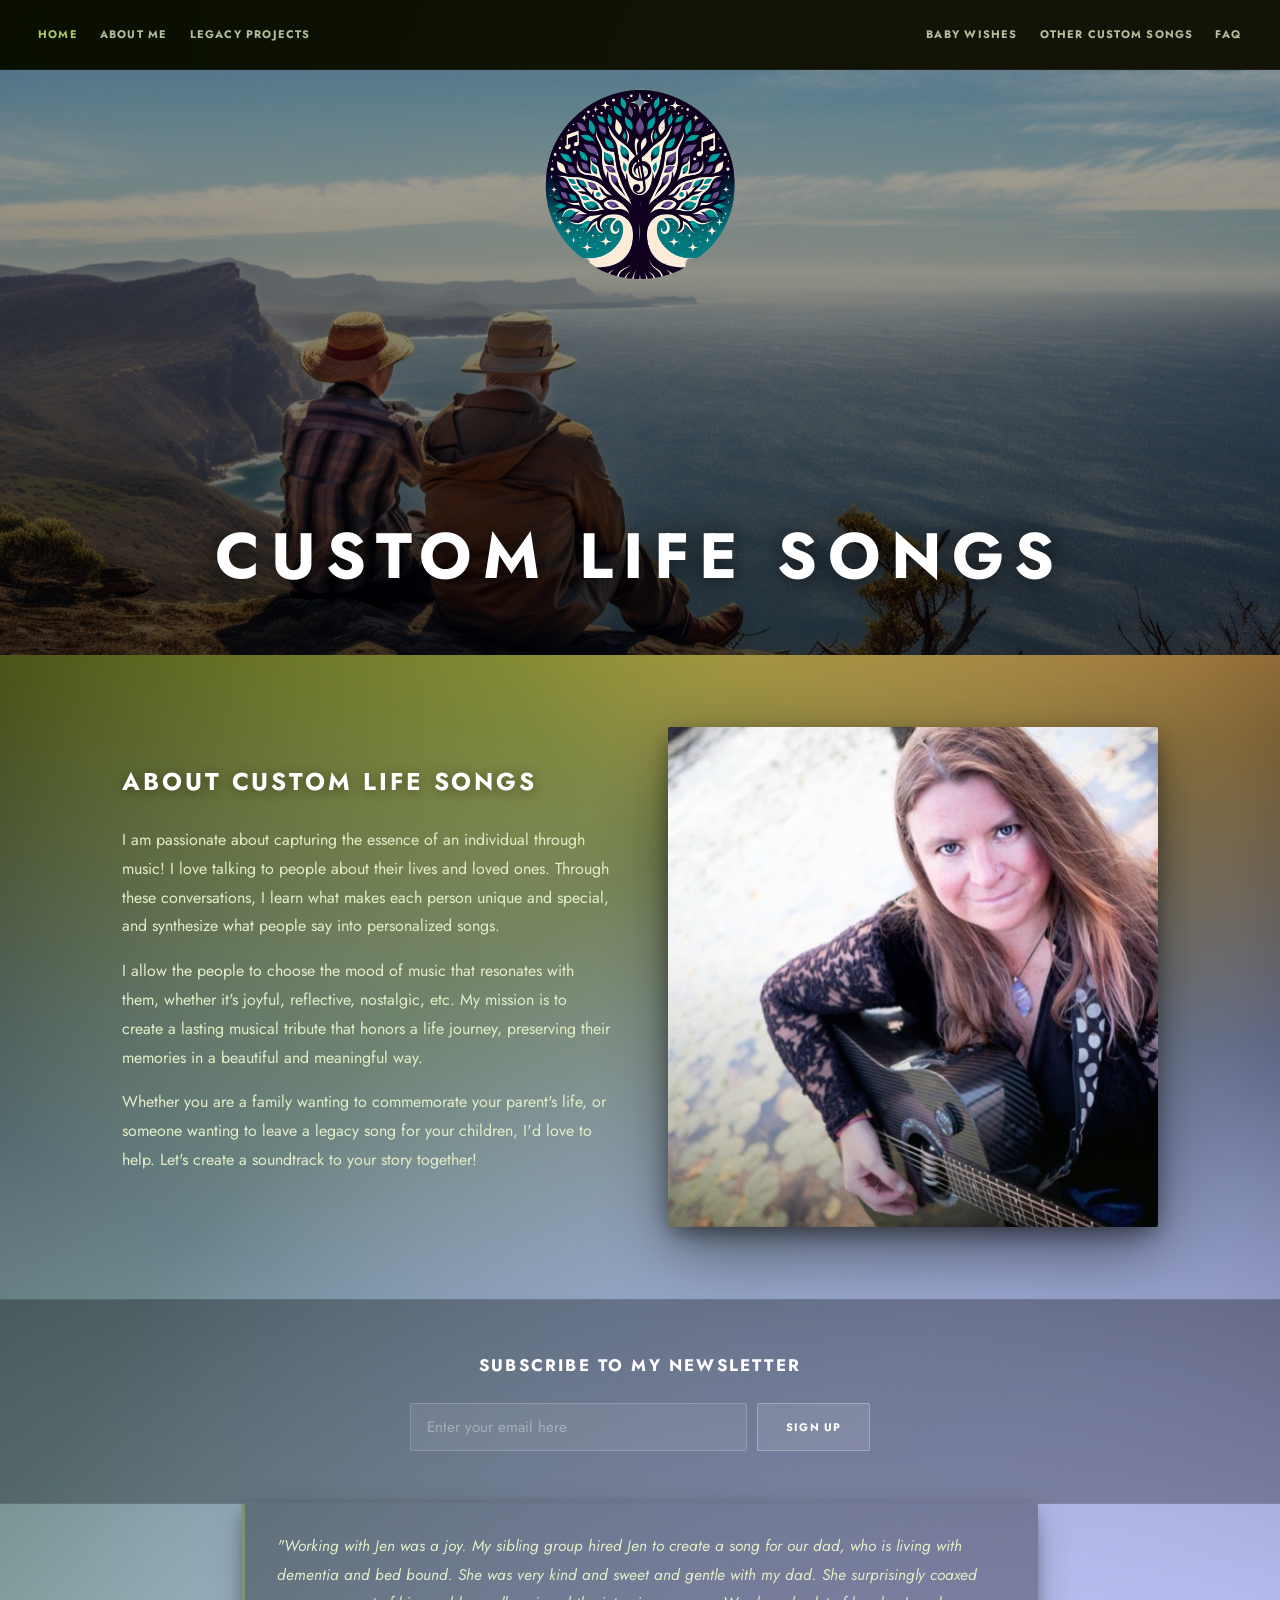
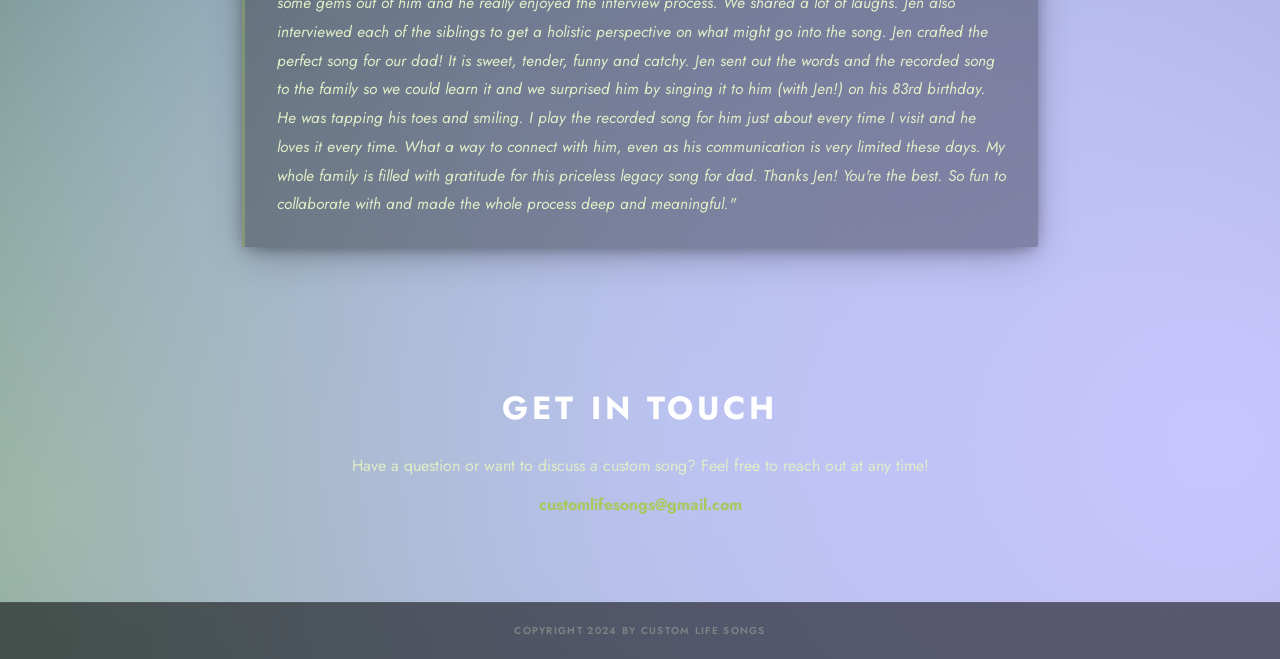
<file: index.html>
<!DOCTYPE html>
<html lang="en">
<head>
  <meta charset="UTF-8">
  <meta name="viewport" content="width=device-width, initial-scale=1.0">
  <title>Custom Life Songs</title>
  <meta name="description" content="Personalized custom songs that capture the essence of your life story. Based in the Pacific Northwest.">
  <link rel="preconnect" href="https://fonts.googleapis.com">
  <link rel="preconnect" href="https://fonts.gstatic.com" crossorigin>
  <link href="https://fonts.googleapis.com/css2?family=Jost:ital,wght@0,300;0,400;0,500;0,600;0,700;1,400&display=swap" rel="stylesheet">
  <link rel="stylesheet" href="/styles.css">
</head>
<body>

  <nav class="site-nav">
    <div class="nav-inner">
      <div class="nav-links">
        <a href="/" class="active">Home</a>
        <a href="/about/">About Me</a>
        <a href="/legacy-projects/">Legacy Projects</a>
      </div>
      <div class="nav-logo-wrap">
        <a href="/" aria-label="Custom Life Songs — home">
          <img src="/images/logo.png" alt="Custom Life Songs" width="50" height="50">
        </a>
      </div>
      <div class="nav-links">
        <a href="/baby-wishes/">Baby Wishes</a>
        <a href="/other-custom-songs/">Other Custom Songs</a>
        <a href="/faq/">FAQ</a>
      </div>
      <button class="nav-toggle" aria-label="Open menu" aria-expanded="false" id="nav-btn">&#9776;</button>
    </div>
    <div class="nav-mobile" id="nav-mobile">
      <a href="/" class="active">Home</a>
      <a href="/about/">About Me</a>
      <a href="/legacy-projects/">Legacy Projects</a>
      <a href="/baby-wishes/">Baby Wishes</a>
      <a href="/other-custom-songs/">Other Custom Songs</a>
      <a href="/faq/">FAQ</a>
    </div>
  </nav>

  <main>

    <section class="hero" aria-label="Hero">
      <img src="/images/hero-couple.jpg" alt="Couple sharing a moment outdoors" class="hero-img">
      <div class="hero-overlay" aria-hidden="true"></div>
      <div class="hero-tint" aria-hidden="true"></div>
      <h1 class="hero-title">Custom Life Songs</h1>
    </section>

    <div class="about-split">
      <div class="about-split-text">
        <h2>About Custom Life Songs</h2>
        <p>I am passionate about capturing the essence of an individual through music! I love talking to people about their lives and loved ones. Through these conversations, I learn what makes each person unique and special, and synthesize what people say into personalized songs.</p>
        <p>I allow the people to choose the mood of music that resonates with them, whether it's joyful, reflective, nostalgic, etc. My mission is to create a lasting musical tribute that honors a life journey, preserving their memories in a beautiful and meaningful way.</p>
        <p>Whether you are a family wanting to commemorate your parent's life, or someone wanting to leave a legacy song for your children, I'd love to help. Let's create a soundtrack to your story together!</p>
      </div>
      <div class="about-split-img">
        <img src="/images/guitar-woman.jpg" alt="Jen holding her guitar">
      </div>
    </div>

    <div class="newsletter">
      <h3>Subscribe to My Newsletter</h3>
      <!-- TODO: Replace this form action with your Mailchimp embed URL -->
      <form action="#" method="post">
        <input type="email" name="EMAIL" placeholder="Enter your email here" required aria-label="Email address">
        <button type="submit">Sign Up</button>
      </form>
    </div>

    <div class="testimonial-section">
      <div class="testimonial">
        <p>"Working with Jen was a joy. My sibling group hired Jen to create a song for our dad, who is living with dementia and bed bound. She was very kind and sweet and gentle with my dad. She surprisingly coaxed some gems out of him and he really enjoyed the interview process. We shared a lot of laughs. Jen also interviewed each of the siblings to get a holistic perspective on what might go into the song. Jen crafted the perfect song for our dad! It is sweet, tender, funny and catchy. Jen sent out the words and the recorded song to the family so we could learn it and we surprised him by singing it to him (with Jen!) on his 83rd birthday. He was tapping his toes and smiling. I play the recorded song for him just about every time I visit and he loves it every time. What a way to connect with him, even as his communication is very limited these days. My whole family is filled with gratitude for this priceless legacy song for dad. Thanks Jen! You're the best. So fun to collaborate with and made the whole process deep and meaningful."</p>
      </div>
    </div>

    <div class="contact-section">
      <h2>Get in Touch</h2>
      <p>Have a question or want to discuss a custom song? Feel free to reach out at any time!</p>
      <p><a href="mailto:customlifesongs@gmail.com">customlifesongs@gmail.com</a></p>
    </div>

  </main>

  <footer>copyright 2024 by Custom Life Songs</footer>

  <script src="/script.js"></script>

</body>
</html>
</file>
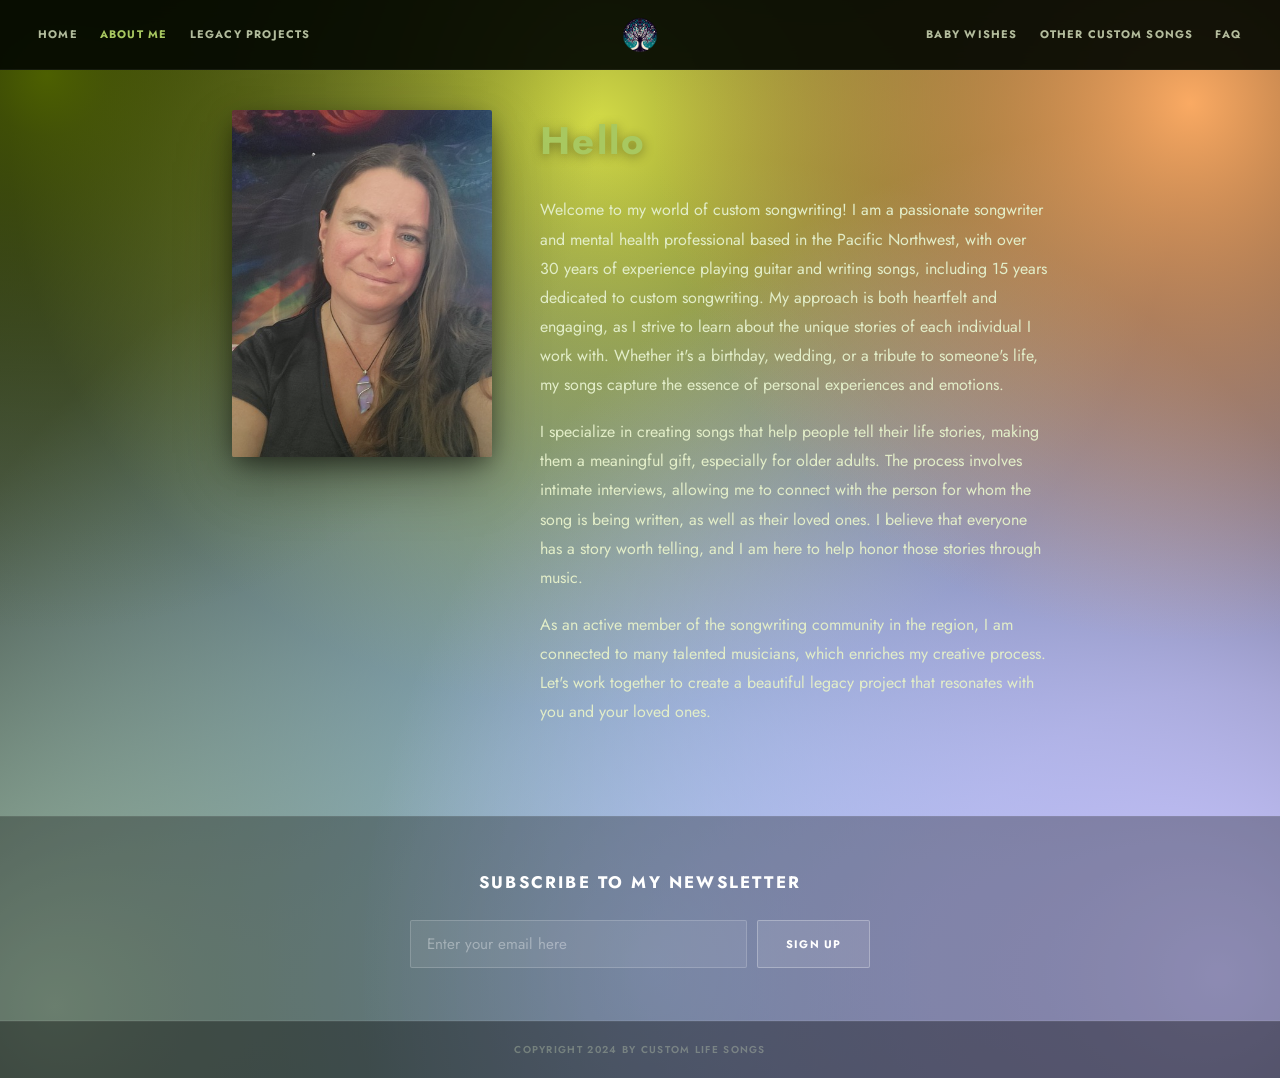
<file: about/index.html>
<!DOCTYPE html>
<html lang="en">
<head>
  <meta charset="UTF-8">
  <meta name="viewport" content="width=device-width, initial-scale=1.0">
  <title>About Me — Custom Life Songs</title>
  <meta name="description" content="Meet Jen, a passionate songwriter and mental health professional based in the Pacific Northwest with over 30 years of experience.">
  <link rel="preconnect" href="https://fonts.googleapis.com">
  <link rel="preconnect" href="https://fonts.gstatic.com" crossorigin>
  <link href="https://fonts.googleapis.com/css2?family=Jost:ital,wght@0,300;0,400;0,500;0,600;0,700;1,400&display=swap" rel="stylesheet">
  <link rel="stylesheet" href="/styles.css">
</head>
<body>

  <nav class="site-nav">
    <div class="nav-inner">
      <div class="nav-links">
        <a href="/">Home</a>
        <a href="/about/" class="active">About Me</a>
        <a href="/legacy-projects/">Legacy Projects</a>
      </div>
      <div class="nav-logo-wrap">
        <a href="/" aria-label="Custom Life Songs — home">
          <img src="/images/logo.png" alt="Custom Life Songs" width="50" height="50">
        </a>
      </div>
      <div class="nav-links">
        <a href="/baby-wishes/">Baby Wishes</a>
        <a href="/other-custom-songs/">Other Custom Songs</a>
        <a href="/faq/">FAQ</a>
      </div>
      <button class="nav-toggle" aria-label="Open menu" aria-expanded="false" id="nav-btn">&#9776;</button>
    </div>
    <div class="nav-mobile" id="nav-mobile">
      <a href="/">Home</a>
      <a href="/about/" class="active">About Me</a>
      <a href="/legacy-projects/">Legacy Projects</a>
      <a href="/baby-wishes/">Baby Wishes</a>
      <a href="/other-custom-songs/">Other Custom Songs</a>
      <a href="/faq/">FAQ</a>
    </div>
  </nav>

  <main>

    <div class="about-bio">
      <div class="about-bio-img">
        <img src="/images/about-portrait.jpg" alt="Jen, songwriter and musician">
      </div>
      <div class="about-bio-text">
        <h1>Hello</h1>
        <p>Welcome to my world of custom songwriting! I am a passionate songwriter and mental health professional based in the Pacific Northwest, with over 30 years of experience playing guitar and writing songs, including 15 years dedicated to custom songwriting. My approach is both heartfelt and engaging, as I strive to learn about the unique stories of each individual I work with. Whether it's a birthday, wedding, or a tribute to someone's life, my songs capture the essence of personal experiences and emotions.</p>
        <p>I specialize in creating songs that help people tell their life stories, making them a meaningful gift, especially for older adults. The process involves intimate interviews, allowing me to connect with the person for whom the song is being written, as well as their loved ones. I believe that everyone has a story worth telling, and I am here to help honor those stories through music.</p>
        <p>As an active member of the songwriting community in the region, I am connected to many talented musicians, which enriches my creative process. Let's work together to create a beautiful legacy project that resonates with you and your loved ones.</p>
      </div>
    </div>

    <div class="newsletter">
      <h3>Subscribe to My Newsletter</h3>
      <!-- TODO: Replace this form action with your Mailchimp embed URL -->
      <form action="#" method="post">
        <input type="email" name="EMAIL" placeholder="Enter your email here" required aria-label="Email address">
        <button type="submit">Sign Up</button>
      </form>
    </div>

  </main>

  <footer>copyright 2024 by Custom Life Songs</footer>

  <script src="/script.js"></script>

</body>
</html>
</file>
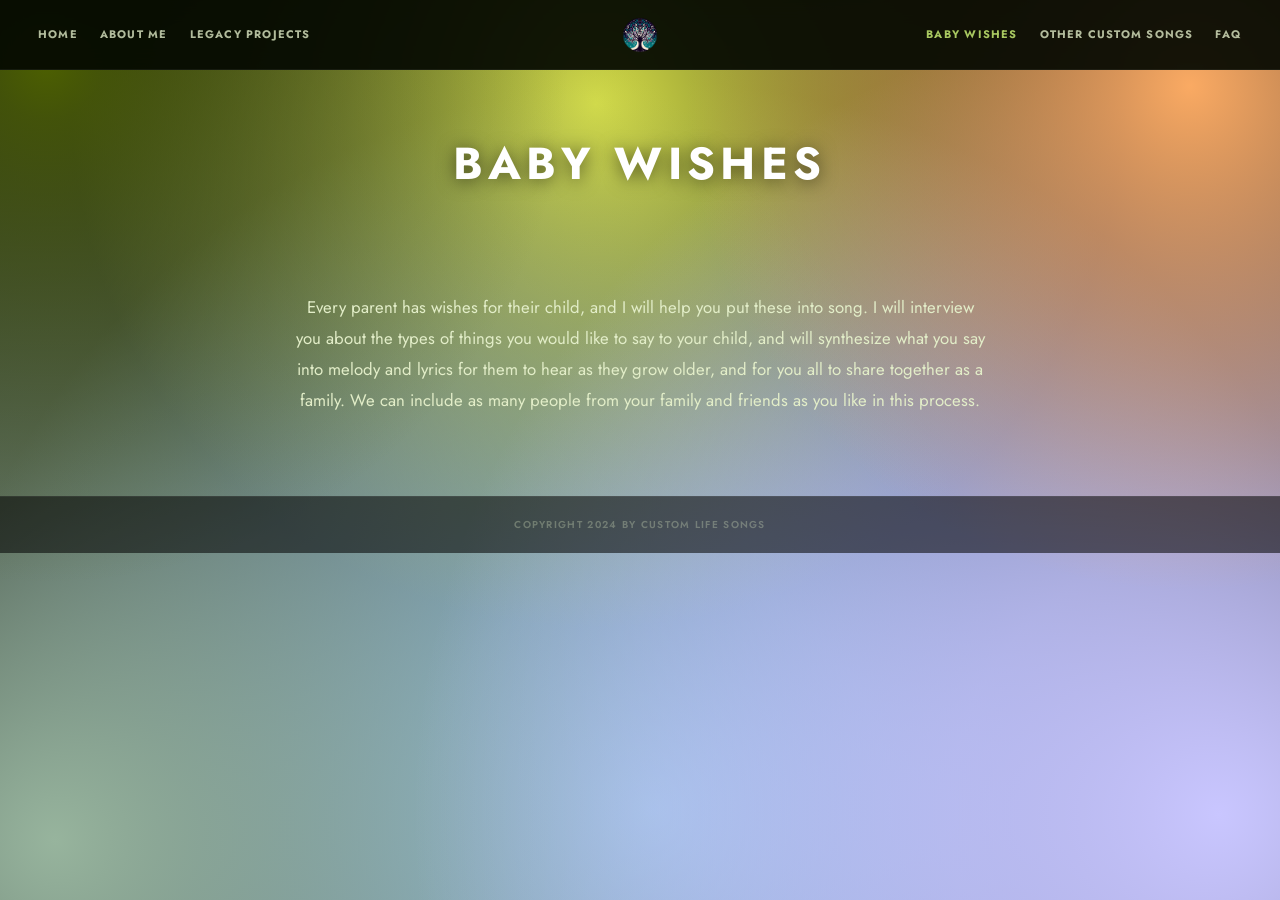
<file: baby-wishes/index.html>
<!DOCTYPE html>
<html lang="en">
<head>
  <meta charset="UTF-8">
  <meta name="viewport" content="width=device-width, initial-scale=1.0">
  <title>Baby Wishes — Custom Life Songs</title>
  <meta name="description" content="A personalized song capturing all the wishes you have for your child — a lasting gift for the whole family.">
  <link rel="preconnect" href="https://fonts.googleapis.com">
  <link rel="preconnect" href="https://fonts.gstatic.com" crossorigin>
  <link href="https://fonts.googleapis.com/css2?family=Jost:ital,wght@0,300;0,400;0,500;0,600;0,700;1,400&display=swap" rel="stylesheet">
  <link rel="stylesheet" href="/styles.css">
</head>
<body>

  <nav class="site-nav">
    <div class="nav-inner">
      <div class="nav-links">
        <a href="/">Home</a>
        <a href="/about/">About Me</a>
        <a href="/legacy-projects/">Legacy Projects</a>
      </div>
      <div class="nav-logo-wrap">
        <a href="/" aria-label="Custom Life Songs — home">
          <img src="/images/logo.png" alt="Custom Life Songs" width="50" height="50">
        </a>
      </div>
      <div class="nav-links">
        <a href="/baby-wishes/" class="active">Baby Wishes</a>
        <a href="/other-custom-songs/">Other Custom Songs</a>
        <a href="/faq/">FAQ</a>
      </div>
      <button class="nav-toggle" aria-label="Open menu" aria-expanded="false" id="nav-btn">&#9776;</button>
    </div>
    <div class="nav-mobile" id="nav-mobile">
      <a href="/">Home</a>
      <a href="/about/">About Me</a>
      <a href="/legacy-projects/">Legacy Projects</a>
      <a href="/baby-wishes/" class="active">Baby Wishes</a>
      <a href="/other-custom-songs/">Other Custom Songs</a>
      <a href="/faq/">FAQ</a>
    </div>
  </nav>

  <main>

    <div class="page-header">
      <h1>Baby Wishes</h1>
    </div>

    <div class="baby-wishes-content">
      <p>Every parent has wishes for their child, and I will help you put these into song. I will interview you about the types of things you would like to say to your child, and will synthesize what you say into melody and lyrics for them to hear as they grow older, and for you all to share together as a family. We can include as many people from your family and friends as you like in this process.</p>
    </div>

  </main>

  <footer>copyright 2024 by Custom Life Songs</footer>

  <script src="/script.js"></script>

</body>
</html>
</file>
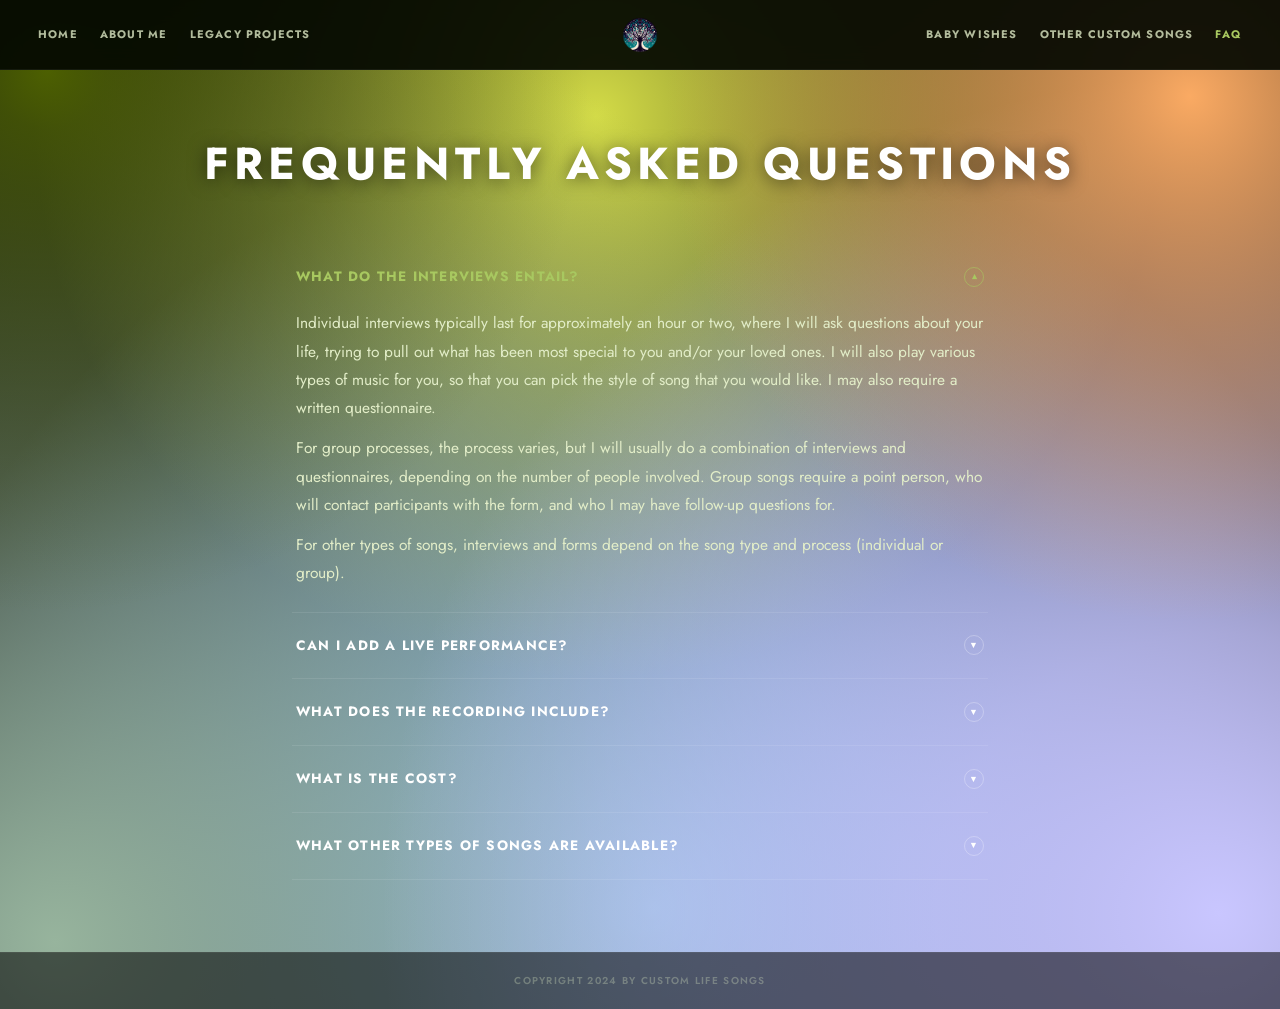
<file: faq/index.html>
<!DOCTYPE html>
<html lang="en">
<head>
  <meta charset="UTF-8">
  <meta name="viewport" content="width=device-width, initial-scale=1.0">
  <title>FAQ — Custom Life Songs</title>
  <meta name="description" content="Frequently asked questions about custom songwriting — interviews, recordings, live performances, cost, and more.">
  <link rel="preconnect" href="https://fonts.googleapis.com">
  <link rel="preconnect" href="https://fonts.gstatic.com" crossorigin>
  <link href="https://fonts.googleapis.com/css2?family=Jost:ital,wght@0,300;0,400;0,500;0,600;0,700;1,400&display=swap" rel="stylesheet">
  <link rel="stylesheet" href="/styles.css">
</head>
<body>

  <nav class="site-nav">
    <div class="nav-inner">
      <div class="nav-links">
        <a href="/">Home</a>
        <a href="/about/">About Me</a>
        <a href="/legacy-projects/">Legacy Projects</a>
      </div>
      <div class="nav-logo-wrap">
        <a href="/" aria-label="Custom Life Songs — home">
          <img src="/images/logo.png" alt="Custom Life Songs" width="50" height="50">
        </a>
      </div>
      <div class="nav-links">
        <a href="/baby-wishes/">Baby Wishes</a>
        <a href="/other-custom-songs/">Other Custom Songs</a>
        <a href="/faq/" class="active">FAQ</a>
      </div>
      <button class="nav-toggle" aria-label="Open menu" aria-expanded="false" id="nav-btn">&#9776;</button>
    </div>
    <div class="nav-mobile" id="nav-mobile">
      <a href="/">Home</a>
      <a href="/about/">About Me</a>
      <a href="/legacy-projects/">Legacy Projects</a>
      <a href="/baby-wishes/">Baby Wishes</a>
      <a href="/other-custom-songs/">Other Custom Songs</a>
      <a href="/faq/" class="active">FAQ</a>
    </div>
  </nav>

  <main>

    <div class="page-header">
      <h1>Frequently Asked Questions</h1>
    </div>

    <div class="faq-wrap">

      <details class="faq-item" open>
        <summary class="faq-question">
          What do the interviews entail?
          <span class="faq-chevron" aria-hidden="true">&#9660;</span>
        </summary>
        <div class="faq-answer">
          <p>Individual interviews typically last for approximately an hour or two, where I will ask questions about your life, trying to pull out what has been most special to you and/or your loved ones. I will also play various types of music for you, so that you can pick the style of song that you would like. I may also require a written questionnaire.</p>
          <p>For group processes, the process varies, but I will usually do a combination of interviews and questionnaires, depending on the number of people involved. Group songs require a point person, who will contact participants with the form, and who I may have follow-up questions for.</p>
          <p>For other types of songs, interviews and forms depend on the song type and process (individual or group).</p>
        </div>
      </details>

      <details class="faq-item">
        <summary class="faq-question">
          Can I add a live performance?
          <span class="faq-chevron" aria-hidden="true">&#9660;</span>
        </summary>
        <div class="faq-answer">
          <p>Yes! Live performances are available for an extra cost, depending on availability. I would love to come and perform your song for you and/or your loved ones. Just let me know at the time of your booking when and where you would like to have your song played, and we will make a plan.</p>
        </div>
      </details>

      <details class="faq-item">
        <summary class="faq-question">
          What does the recording include?
          <span class="faq-chevron" aria-hidden="true">&#9660;</span>
        </summary>
        <div class="faq-answer">
          <p>The recording process varies in type and length, and you choose the level of complexity of production. I can make you a simple recording fairly quickly and inexpensively, but you may also choose to add extra instrumentation and production. You may choose the number and types of instruments, the type of vocalist, and the all-around level of production.</p>
        </div>
      </details>

      <details class="faq-item">
        <summary class="faq-question">
          What is the cost?
          <span class="faq-chevron" aria-hidden="true">&#9660;</span>
        </summary>
        <div class="faq-answer">
          <p>Cost varies, depending on a number of factors including the number of people involved in the interviews, the level of production you choose for the recording, and if you choose to add a live performance. Please <a href="mailto:customlifesongs@gmail.com" style="color:var(--c-moss);font-weight:700;">get in touch</a> for a quote today!</p>
        </div>
      </details>

      <details class="faq-item">
        <summary class="faq-question">
          What other types of songs are available?
          <span class="faq-chevron" aria-hidden="true">&#9660;</span>
        </summary>
        <div class="faq-answer">
          <p>The sky is the limit here! We are able to write songs for any type of occasion, including:</p>
          <ul>
            <li>Custom Life Songs</li>
            <li>Group Life Songs</li>
            <li>Weddings</li>
            <li>Birthdays &amp; Anniversaries</li>
            <li>Kids Songs</li>
            <li>Graduations &amp; Memorials</li>
            <li>Pet Theme Songs</li>
            <li>Life Milestones &amp; Coming of Age</li>
            <li>Achievements &amp; Recognition</li>
            <li>Parenthood &amp; Baby Wishes</li>
            <li>Roasts &amp; Pranks (good natured)</li>
            <li>Family Milestones</li>
            <li>Journeys &amp; Arrivals</li>
            <li>And more!</li>
          </ul>
        </div>
      </details>

    </div>

  </main>

  <footer>copyright 2024 by Custom Life Songs</footer>

  <script src="/script.js"></script>

</body>
</html>
</file>
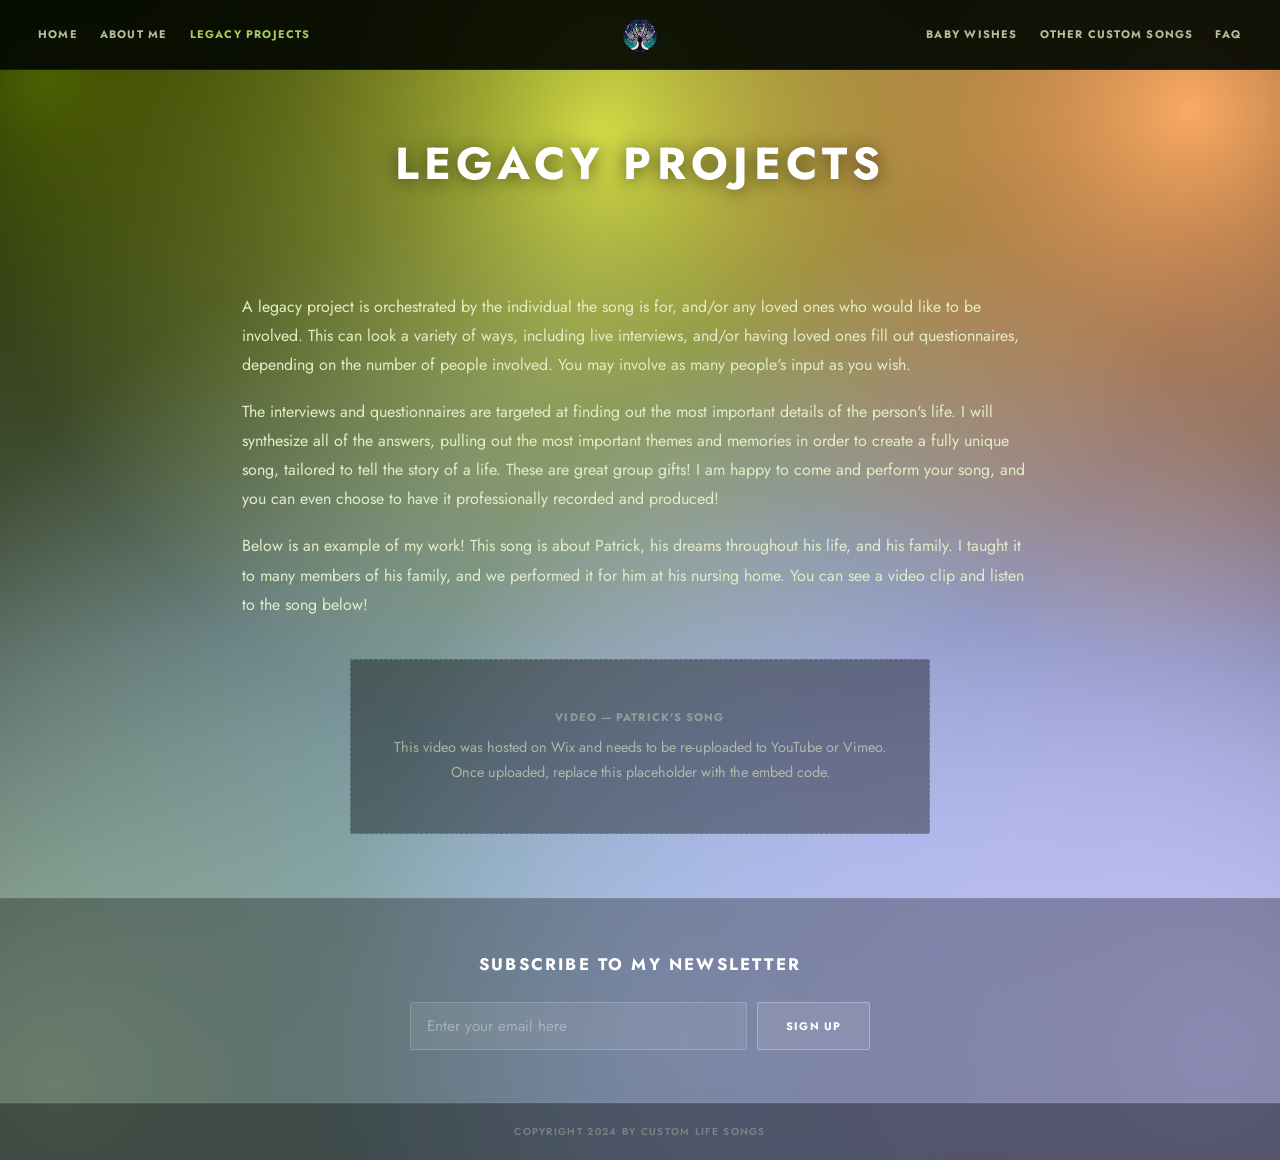
<file: legacy-projects/index.html>
<!DOCTYPE html>
<html lang="en">
<head>
  <meta charset="UTF-8">
  <meta name="viewport" content="width=device-width, initial-scale=1.0">
  <title>Legacy Projects — Custom Life Songs</title>
  <meta name="description" content="Legacy project songs that tell the story of a life — through interviews, questionnaires, and collaboration with family and loved ones.">
  <link rel="preconnect" href="https://fonts.googleapis.com">
  <link rel="preconnect" href="https://fonts.gstatic.com" crossorigin>
  <link href="https://fonts.googleapis.com/css2?family=Jost:ital,wght@0,300;0,400;0,500;0,600;0,700;1,400&display=swap" rel="stylesheet">
  <link rel="stylesheet" href="/styles.css">
</head>
<body>

  <nav class="site-nav">
    <div class="nav-inner">
      <div class="nav-links">
        <a href="/">Home</a>
        <a href="/about/">About Me</a>
        <a href="/legacy-projects/" class="active">Legacy Projects</a>
      </div>
      <div class="nav-logo-wrap">
        <a href="/" aria-label="Custom Life Songs — home">
          <img src="/images/logo.png" alt="Custom Life Songs" width="50" height="50">
        </a>
      </div>
      <div class="nav-links">
        <a href="/baby-wishes/">Baby Wishes</a>
        <a href="/other-custom-songs/">Other Custom Songs</a>
        <a href="/faq/">FAQ</a>
      </div>
      <button class="nav-toggle" aria-label="Open menu" aria-expanded="false" id="nav-btn">&#9776;</button>
    </div>
    <div class="nav-mobile" id="nav-mobile">
      <a href="/">Home</a>
      <a href="/about/">About Me</a>
      <a href="/legacy-projects/" class="active">Legacy Projects</a>
      <a href="/baby-wishes/">Baby Wishes</a>
      <a href="/other-custom-songs/">Other Custom Songs</a>
      <a href="/faq/">FAQ</a>
    </div>
  </nav>

  <main>

    <div class="page-header">
      <h1>Legacy Projects</h1>
    </div>

    <div class="section">
      <p>A legacy project is orchestrated by the individual the song is for, and/or any loved ones who would like to be involved. This can look a variety of ways, including live interviews, and/or having loved ones fill out questionnaires, depending on the number of people involved. You may involve as many people's input as you wish.</p>
      <p>The interviews and questionnaires are targeted at finding out the most important details of the person's life. I will synthesize all of the answers, pulling out the most important themes and memories in order to create a fully unique song, tailored to tell the story of a life. These are great group gifts! I am happy to come and perform your song, and you can even choose to have it professionally recorded and produced!</p>
      <p>Below is an example of my work! This song is about Patrick, his dreams throughout his life, and his family. I taught it to many members of his family, and we performed it for him at his nursing home. You can see a video clip and listen to the song below!</p>

      <div class="video-wrap">
        <!--
          TODO: Upload the Patrick's Song video to YouTube or Vimeo,
          then replace this placeholder with the embed code, e.g.:
          <iframe src="https://www.youtube.com/embed/YOUR_VIDEO_ID"
            title="Patrick's Song" allowfullscreen
            allow="accelerometer; autoplay; clipboard-write; encrypted-media; gyroscope; picture-in-picture">
          </iframe>
        -->
        <div class="video-placeholder">
          <strong>Video — Patrick's Song</strong>
          This video was hosted on Wix and needs to be re-uploaded to YouTube or Vimeo.<br>
          Once uploaded, replace this placeholder with the embed code.
        </div>
      </div>
    </div>

    <div class="newsletter">
      <h3>Subscribe to My Newsletter</h3>
      <!-- TODO: Replace this form action with your Mailchimp embed URL -->
      <form action="#" method="post">
        <input type="email" name="EMAIL" placeholder="Enter your email here" required aria-label="Email address">
        <button type="submit">Sign Up</button>
      </form>
    </div>

  </main>

  <footer>copyright 2024 by Custom Life Songs</footer>

  <script src="/script.js"></script>

</body>
</html>
</file>
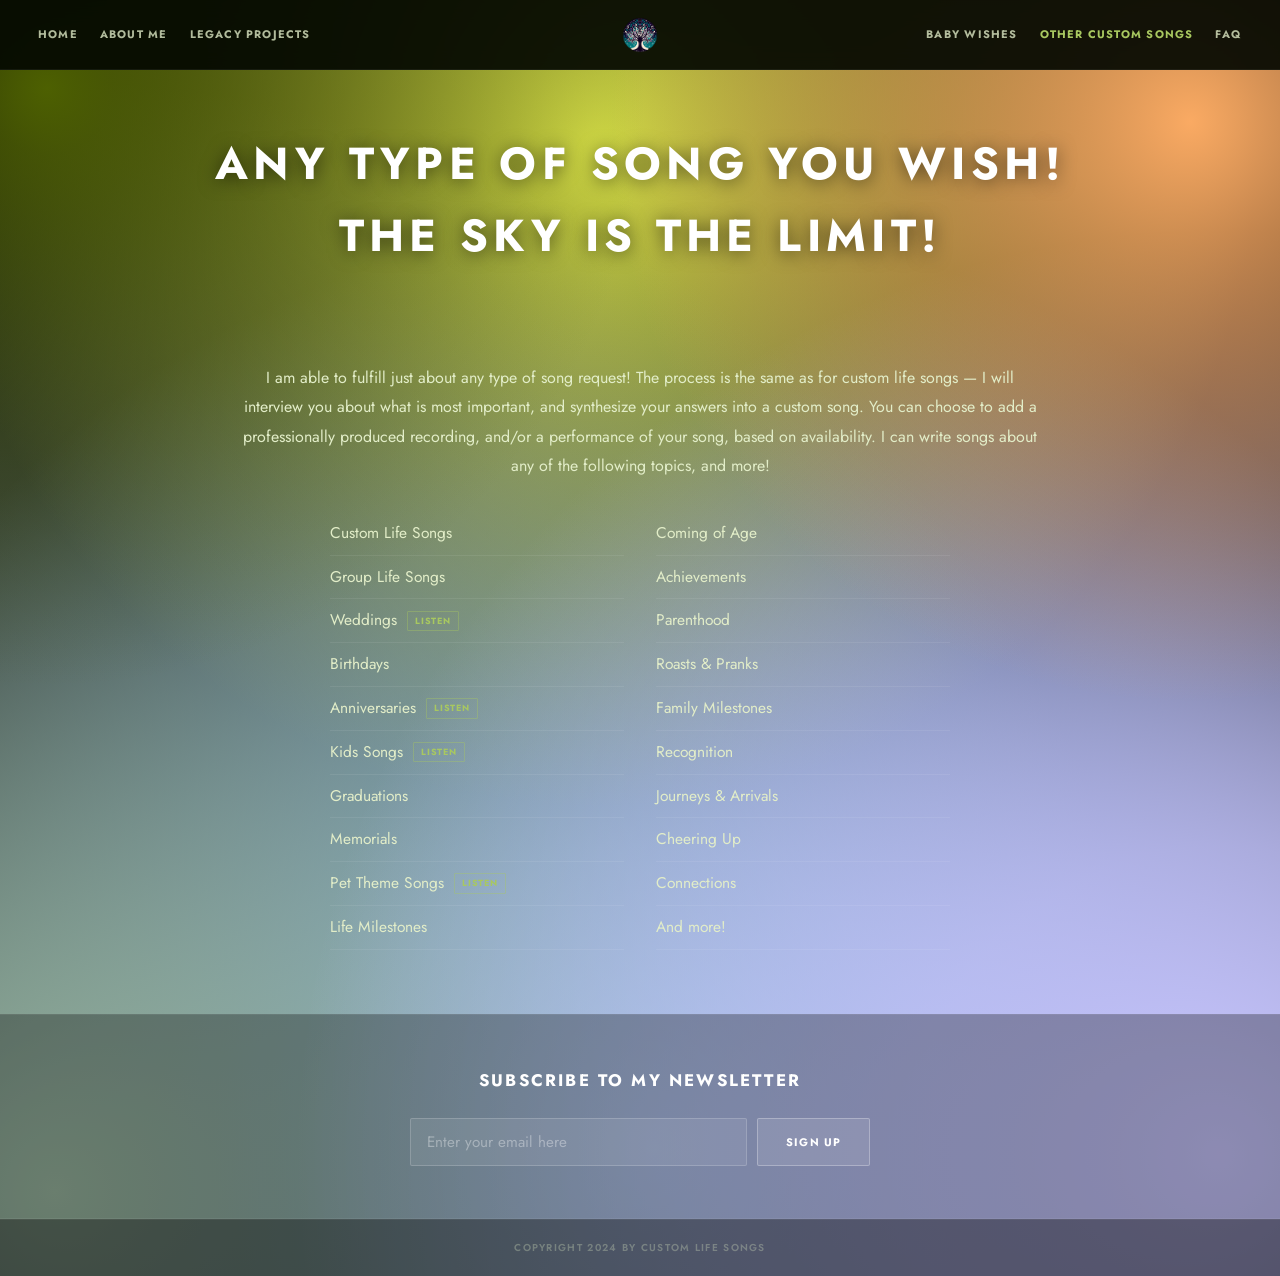
<file: other-custom-songs/index.html>
<!DOCTYPE html>
<html lang="en">
<head>
  <meta charset="UTF-8">
  <meta name="viewport" content="width=device-width, initial-scale=1.0">
  <title>Other Custom Songs — Custom Life Songs</title>
  <meta name="description" content="Any type of custom song you can imagine — weddings, birthdays, anniversaries, kids songs, memorials, and more.">
  <link rel="preconnect" href="https://fonts.googleapis.com">
  <link rel="preconnect" href="https://fonts.gstatic.com" crossorigin>
  <link href="https://fonts.googleapis.com/css2?family=Jost:ital,wght@0,300;0,400;0,500;0,600;0,700;1,400&display=swap" rel="stylesheet">
  <link rel="stylesheet" href="/styles.css">
</head>
<body>

  <nav class="site-nav">
    <div class="nav-inner">
      <div class="nav-links">
        <a href="/">Home</a>
        <a href="/about/">About Me</a>
        <a href="/legacy-projects/">Legacy Projects</a>
      </div>
      <div class="nav-logo-wrap">
        <a href="/" aria-label="Custom Life Songs — home">
          <img src="/images/logo.png" alt="Custom Life Songs" width="50" height="50">
        </a>
      </div>
      <div class="nav-links">
        <a href="/baby-wishes/">Baby Wishes</a>
        <a href="/other-custom-songs/" class="active">Other Custom Songs</a>
        <a href="/faq/">FAQ</a>
      </div>
      <button class="nav-toggle" aria-label="Open menu" aria-expanded="false" id="nav-btn">&#9776;</button>
    </div>
    <div class="nav-mobile" id="nav-mobile">
      <a href="/">Home</a>
      <a href="/about/">About Me</a>
      <a href="/legacy-projects/">Legacy Projects</a>
      <a href="/baby-wishes/">Baby Wishes</a>
      <a href="/other-custom-songs/" class="active">Other Custom Songs</a>
      <a href="/faq/">FAQ</a>
    </div>
  </nav>

  <main>

    <div class="page-header">
      <h1>Any type of song you wish!<br>The sky is the limit!</h1>
    </div>

    <div class="section section-centered">
      <p>I am able to fulfill just about any type of song request! The process is the same as for custom life songs — I will interview you about what is most important, and synthesize your answers into a custom song. You can choose to add a professionally produced recording, and/or a performance of your song, based on availability. I can write songs about any of the following topics, and more!</p>

      <ul class="song-list">
        <li><span>Custom Life Songs</span></li>
        <li><span>Group Life Songs</span></li>
        <li><span>Weddings</span> <a href="https://soundcloud.com/jen-wagner/leaving-no-doubt" target="_blank" rel="noopener" class="listen-link" aria-label="Listen to a wedding song example">Listen</a></li>
        <li><span>Birthdays</span></li>
        <li><span>Anniversaries</span> <a href="https://open.spotify.com/track/6nOKgswnVJA8yGeYqt3IXh" target="_blank" rel="noopener" class="listen-link" aria-label="Listen to an anniversary song example">Listen</a></li>
        <li><span>Kids Songs</span> <a href="https://open.spotify.com/track/67tzv25oL4nYIYBnwo9hKu" target="_blank" rel="noopener" class="listen-link" aria-label="Listen to a kids song example">Listen</a></li>
        <li><span>Graduations</span></li>
        <li><span>Memorials</span></li>
        <li><span>Pet Theme Songs</span> <a href="https://soundcloud.com/jen-wagner/norman-1/s-95vAUHJ9Edd" target="_blank" rel="noopener" class="listen-link" aria-label="Listen to a pet theme song example">Listen</a></li>
        <li><span>Life Milestones</span></li>
        <li><span>Coming of Age</span></li>
        <li><span>Achievements</span></li>
        <li><span>Parenthood</span></li>
        <li><span>Roasts &amp; Pranks</span></li>
        <li><span>Family Milestones</span></li>
        <li><span>Recognition</span></li>
        <li><span>Journeys &amp; Arrivals</span></li>
        <li><span>Cheering Up</span></li>
        <li><span>Connections</span></li>
        <li><span>And more!</span></li>
      </ul>
    </div>

    <div class="newsletter">
      <h3>Subscribe to My Newsletter</h3>
      <!-- TODO: Replace this form action with your Mailchimp embed URL -->
      <form action="#" method="post">
        <input type="email" name="EMAIL" placeholder="Enter your email here" required aria-label="Email address">
        <button type="submit">Sign Up</button>
      </form>
    </div>

  </main>

  <footer>copyright 2024 by Custom Life Songs</footer>

  <script src="/script.js"></script>

</body>
</html>
</file>
<file: styles.css>
@import url('https://fonts.googleapis.com/css2?family=Jost:ital,wght@0,300;0,400;0,500;0,600;0,700;1,400&display=swap');

:root {
  --nav-h: 70px;
  --logo-large: 50px;
  --logo-small: 50px;
  --c-bg: #020202;
  --c-moss: #a8c860;
  --c-text: #e2edc8;
  --c-text-dim: rgba(226, 237, 200, 0.60);
  --c-nav-bg: rgba(5, 9, 2, 0.93);
  --c-overlay: rgba(0, 0, 0, 0.40);
}

*, *::before, *::after { box-sizing: border-box; margin: 0; padding: 0; }
html { scroll-behavior: smooth; }

body {
  font-family: 'Jost', sans-serif;
  color: var(--c-text);
  min-height: 100vh;
  font-size: 16px;
  line-height: 1.6;
  background:
    radial-gradient(circle at 3.68% 6.94%, #4D6001 0%, 11.55%, rgba(77,96,1,0) 35%),
    radial-gradient(circle at 92.97% 9.55%, #FAAA63 0%, 17.5%, rgba(250,170,99,0) 35%),
    radial-gradient(circle at 95.21% 90.48%, #C9C6FF 0%, 34.1%, rgba(201,198,255,0) 55%),
    radial-gradient(circle at 4.31% 93.35%, #97B49D 0%, 29.9%, rgba(151,180,157,0) 65%),
    radial-gradient(circle at 46.56% 11.50%, rgba(214,222,72,0.99) 0%, 25%, rgba(214,222,72,0) 50%),
    radial-gradient(circle at 51.12% 89.99%, #93C3FF 0%, 42%, rgba(147,195,255,0) 70%),
    radial-gradient(circle at 48.90% 49.52%, #020202 0%, 100%, rgba(2,2,2,0) 100%);
  background-size: 100% 100%;
  background-attachment: scroll;
}

/* ================================
   NAV
   ================================ */
.site-nav {
  position: fixed;
  top: 0; left: 0; right: 0;
  height: var(--nav-h);
  background: var(--c-nav-bg);
  backdrop-filter: blur(10px);
  -webkit-backdrop-filter: blur(10px);
  z-index: 1000;
  border-bottom: 1px solid rgba(255, 255, 255, 0.05);
  overflow: visible;
}

.nav-inner {
  max-width: 1300px;
  margin: 0 auto;
  height: 100%;
  display: grid;
  grid-template-columns: 1fr 1fr;
  grid-template-rows: var(--nav-h);
  align-items: center;
  position: relative;
  padding: 0 28px;
  gap: 8px;
}

.nav-links {
  display: flex;
  align-items: center;
  gap: 2px;
}

.nav-links:last-of-type {
  justify-content: flex-end;
}

.nav-links a {
  color: rgba(226, 237, 200, 0.78);
  text-decoration: none;
  font-family: 'Jost', sans-serif;
  font-size: 11px;
  font-weight: 700;
  letter-spacing: 0.11em;
  text-transform: uppercase;
  padding: 7px 10px;
  border-radius: 2px;
  white-space: nowrap;
  transition: color 0.18s, background-color 0.18s;
}

.nav-links a:hover { color: #fff; background-color: rgba(255, 255, 255, 0.07); }
.nav-links a:focus-visible { outline: 2px solid var(--c-moss); outline-offset: 2px; }
.nav-links a:active { transform: scale(0.97); }
.nav-links a.active { color: var(--c-moss); }

.nav-logo-wrap {
  position: absolute;
  left: 50%;
  transform: translateX(-50%);
  display: flex;
  justify-content: center;
  align-items: center;
}

.nav-logo-wrap a {
  display: block;
  border-radius: 50%;
  transition: opacity 0.2s;
}
.nav-logo-wrap a:hover { opacity: 0.82; }
.nav-logo-wrap a:focus-visible { outline: 2px solid var(--c-moss); outline-offset: 4px; border-radius: 50%; }

.nav-logo-wrap img {
  width: var(--logo-large);
  height: var(--logo-large);
  border-radius: 50%;
  object-fit: contain;
  display: block;
  will-change: transform, width, height;
}

.nav-toggle {
  display: none;
  background: none;
  border: none;
  cursor: pointer;
  color: var(--c-text);
  padding: 8px;
  font-size: 20px;
  line-height: 1;
  transition: color 0.18s;
}
.nav-toggle:hover { color: #fff; }
.nav-toggle:focus-visible { outline: 2px solid var(--c-moss); outline-offset: 2px; }

.nav-mobile {
  display: none;
  position: fixed;
  top: var(--nav-h);
  left: 0; right: 0;
  background: rgba(5, 9, 2, 0.97);
  border-bottom: 1px solid rgba(255, 255, 255, 0.06);
  padding: 12px 20px 20px;
  flex-direction: column;
  gap: 2px;
  z-index: 999;
}
.nav-mobile.open { display: flex; }

.nav-mobile a {
  color: rgba(226, 237, 200, 0.78);
  text-decoration: none;
  font-family: 'Jost', sans-serif;
  font-size: 12px;
  font-weight: 700;
  letter-spacing: 0.1em;
  text-transform: uppercase;
  padding: 13px 8px;
  border-bottom: 1px solid rgba(255, 255, 255, 0.06);
  transition: color 0.18s;
}
.nav-mobile a:hover { color: #fff; }
.nav-mobile a.active { color: var(--c-moss); }

/* ================================
   MAIN
   ================================ */
main { padding-top: var(--nav-h); }

/* ================================
   HERO
   ================================ */
.hero {
  position: relative;
  width: 100%;
  height: 65vh;
  min-height: 400px;
  overflow: hidden;
  display: flex;
  align-items: flex-end;
}

.hero-img {
  position: absolute;
  inset: 0;
  width: 100%;
  height: 100%;
  object-fit: cover;
  object-position: center 35%;
}

.hero-overlay {
  position: absolute;
  inset: 0;
  background: linear-gradient(to bottom, rgba(0,0,0,0.12) 0%, rgba(0,0,0,0.62) 100%);
}

.hero-tint {
  position: absolute;
  inset: 0;
  background: rgba(18, 36, 4, 0.22);
  mix-blend-mode: multiply;
}

.hero-title {
  position: relative;
  z-index: 1;
  width: 100%;
  text-align: center;
  padding: 28px 40px 48px;
  font-family: 'Jost', sans-serif;
  font-size: clamp(2.2rem, 5vw, 4.2rem);
  font-weight: 700;
  letter-spacing: 0.16em;
  text-transform: uppercase;
  color: #fff;
  text-shadow: 0 2px 28px rgba(0,0,0,0.75);
}

/* ================================
   PAGE HEADER (inner pages)
   ================================ */
.page-header {
  text-align: center;
  padding: 58px 32px 44px;
}

.page-header h1 {
  font-family: 'Jost', sans-serif;
  font-size: clamp(1.9rem, 3.5vw, 3rem);
  font-weight: 700;
  letter-spacing: 0.12em;
  text-transform: uppercase;
  color: #fff;
  text-shadow: 0 2px 18px rgba(0,0,0,0.55);
}

/* ================================
   HOME ABOUT SPLIT
   ================================ */
.about-split {
  max-width: 1100px;
  margin: 0 auto;
  padding: 72px 32px;
  display: grid;
  grid-template-columns: 1fr 1fr;
  gap: 56px;
  align-items: center;
}

.about-split-text h2 {
  font-family: 'Jost', sans-serif;
  font-size: clamp(1.3rem, 1.9vw, 1.75rem);
  font-weight: 700;
  letter-spacing: 0.12em;
  text-transform: uppercase;
  color: #fff;
  margin-bottom: 24px;
  text-shadow: 0 2px 12px rgba(0,0,0,0.4);
}

.about-split-text p {
  font-size: 1rem;
  line-height: 1.8;
  color: var(--c-text);
  margin-bottom: 16px;
}

.about-split-img {
  position: relative;
}

.about-split-img img {
  width: 100%;
  height: 500px;
  object-fit: cover;
  object-position: center top;
  border-radius: 2px;
  display: block;
  box-shadow:
    0 8px 24px -4px rgba(0,0,0,0.55),
    0 28px 64px -8px rgba(0,0,0,0.45);
}

.about-split-img::after {
  content: '';
  position: absolute;
  inset: 0;
  border-radius: 2px;
  background: linear-gradient(to top, rgba(12, 22, 4, 0.28) 0%, transparent 55%);
  pointer-events: none;
}

/* ================================
   NEWSLETTER
   ================================ */
.newsletter {
  background: rgba(0, 0, 0, 0.30);
  border-top: 1px solid rgba(255, 255, 255, 0.06);
  border-bottom: 1px solid rgba(255, 255, 255, 0.06);
  text-align: center;
  padding: 52px 32px;
}

.newsletter h3 {
  font-family: 'Jost', sans-serif;
  font-size: 1.05rem;
  font-weight: 700;
  letter-spacing: 0.13em;
  text-transform: uppercase;
  color: #fff;
  margin-bottom: 24px;
}

.newsletter form {
  display: flex;
  gap: 10px;
  justify-content: center;
  flex-wrap: wrap;
  max-width: 460px;
  margin: 0 auto;
}

.newsletter input[type="email"] {
  flex: 1;
  min-width: 210px;
  padding: 12px 16px;
  background: rgba(255,255,255,0.08);
  border: 1px solid rgba(255,255,255,0.18);
  border-radius: 2px;
  color: #fff;
  font-family: 'Jost', sans-serif;
  font-size: 0.95rem;
  transition: border-color 0.18s;
}
.newsletter input[type="email"]::placeholder { color: rgba(255,255,255,0.35); }
.newsletter input[type="email"]:focus { outline: none; border-color: rgba(168,200,96,0.55); }

.newsletter button {
  padding: 12px 28px;
  background: rgba(255,255,255,0.10);
  border: 1px solid rgba(255,255,255,0.28);
  border-radius: 2px;
  color: #fff;
  font-family: 'Jost', sans-serif;
  font-size: 11px;
  font-weight: 700;
  letter-spacing: 0.1em;
  text-transform: uppercase;
  cursor: pointer;
  transition: background-color 0.18s, transform 0.15s cubic-bezier(0.34, 1.56, 0.64, 1);
}
.newsletter button:hover { background: rgba(255,255,255,0.20); }
.newsletter button:focus-visible { outline: 2px solid var(--c-moss); outline-offset: 2px; }
.newsletter button:active { transform: scale(0.97); }

/* ================================
   TESTIMONIAL
   ================================ */
.testimonial-section {
  max-width: 860px;
  margin: 0 auto;
  padding: 0 32px 64px;
}

.testimonial {
  background: rgba(0, 0, 0, 0.33);
  border-left: 3px solid rgba(168, 200, 96, 0.38);
  border-radius: 0 2px 2px 0;
  padding: 28px 32px;
  box-shadow:
    0 4px 16px -4px rgba(0,0,0,0.42),
    0 12px 40px -8px rgba(0,0,0,0.30);
}

.testimonial p {
  font-size: 0.97rem;
  line-height: 1.85;
  font-style: italic;
  color: var(--c-text);
}

/* ================================
   CONTACT
   ================================ */
.contact-section {
  text-align: center;
  padding: 72px 32px;
  max-width: 680px;
  margin: 0 auto;
}

.contact-section h2 {
  font-family: 'Jost', sans-serif;
  font-size: clamp(1.5rem, 2.5vw, 2rem);
  font-weight: 700;
  letter-spacing: 0.12em;
  text-transform: uppercase;
  color: #fff;
  margin-bottom: 18px;
}

.contact-section p {
  font-size: 1rem;
  line-height: 1.8;
  color: var(--c-text);
  margin-bottom: 10px;
}

.contact-section a {
  color: var(--c-moss);
  text-decoration: none;
  font-weight: 700;
  transition: color 0.18s;
}
.contact-section a:hover { color: #fff; text-decoration: underline; }
.contact-section a:focus-visible { outline: 2px solid var(--c-moss); outline-offset: 2px; }

/* ================================
   ABOUT ME PAGE (bio layout)
   ================================ */
.about-bio {
  max-width: 880px;
  margin: 0 auto;
  padding: 40px 32px 72px;
  display: grid;
  grid-template-columns: 260px 1fr;
  gap: 48px;
  align-items: start;
}

.about-bio-img {
  position: relative;
}

.about-bio-img img {
  width: 100%;
  border-radius: 2px;
  display: block;
  box-shadow:
    0 8px 24px -4px rgba(0,0,0,0.55),
    0 24px 56px -8px rgba(0,0,0,0.40);
}

.about-bio-img::after {
  content: '';
  position: absolute;
  inset: 0;
  border-radius: 2px;
  background: linear-gradient(to top, rgba(12,22,4,0.28) 0%, transparent 50%);
  pointer-events: none;
}

.about-bio-text h1 {
  font-family: 'Jost', sans-serif;
  font-size: clamp(1.8rem, 3vw, 2.5rem);
  font-weight: 700;
  letter-spacing: 0.06em;
  color: var(--c-moss);
  margin-bottom: 24px;
  text-shadow: 0 2px 12px rgba(0,0,0,0.4);
}

.about-bio-text p {
  font-size: 1rem;
  line-height: 1.82;
  color: var(--c-text);
  margin-bottom: 18px;
}

/* ================================
   LEGACY PROJECTS PAGE
   ================================ */
.section {
  max-width: 860px;
  margin: 0 auto;
  padding: 48px 32px 64px;
}

.section p {
  font-size: 1rem;
  line-height: 1.82;
  color: var(--c-text);
  margin-bottom: 18px;
}

.video-wrap {
  max-width: 580px;
  margin: 40px auto 0;
}

.video-wrap iframe {
  width: 100%;
  aspect-ratio: 16/9;
  border: none;
  border-radius: 2px;
  box-shadow:
    0 8px 32px -4px rgba(0,0,0,0.65),
    0 20px 60px -8px rgba(0,0,0,0.45);
  display: block;
}

.video-placeholder {
  background: rgba(0, 0, 0, 0.38);
  border: 1px dashed rgba(255, 255, 255, 0.18);
  border-radius: 2px;
  padding: 48px 32px;
  text-align: center;
  color: var(--c-text-dim);
  font-size: 0.9rem;
  line-height: 1.75;
}

.video-placeholder strong {
  display: block;
  font-family: 'Jost', sans-serif;
  font-size: 11px;
  letter-spacing: 0.1em;
  text-transform: uppercase;
  color: rgba(226,237,200,0.4);
  margin-bottom: 8px;
}

/* ================================
   OTHER CUSTOM SONGS
   ================================ */
.song-list {
  list-style: none;
  columns: 2;
  column-gap: 32px;
  max-width: 620px;
  margin: 32px auto 0;
}

.song-list li {
  font-size: 0.97rem;
  color: var(--c-text);
  padding: 9px 0;
  border-bottom: 1px solid rgba(255,255,255,0.07);
  break-inside: avoid;
  display: flex;
  align-items: center;
  gap: 10px;
}

.song-list li a.listen-link {
  font-family: 'Jost', sans-serif;
  font-size: 9px;
  font-weight: 700;
  letter-spacing: 0.09em;
  text-transform: uppercase;
  color: var(--c-moss);
  text-decoration: none;
  padding: 2px 7px;
  border: 1px solid rgba(168,200,96,0.38);
  border-radius: 1px;
  white-space: nowrap;
  flex-shrink: 0;
  transition: background-color 0.18s, color 0.18s;
}
.song-list li a.listen-link:hover { background: rgba(168,200,96,0.14); color: #fff; }
.song-list li a.listen-link:focus-visible { outline: 2px solid var(--c-moss); outline-offset: 2px; }
.song-list li a.listen-link:active { transform: scale(0.97); }

.section-centered {
  text-align: center;
}

/* ================================
   BABY WISHES
   ================================ */
.baby-wishes-content {
  max-width: 760px;
  margin: 0 auto;
  padding: 48px 32px 80px;
  text-align: center;
}

.baby-wishes-content p {
  font-size: 1.05rem;
  line-height: 1.85;
  color: var(--c-text);
}

/* ================================
   FAQ
   ================================ */
.faq-wrap {
  max-width: 760px;
  margin: 0 auto;
  padding: 0 32px 72px;
}

details.faq-item {
  border-bottom: 1px solid rgba(255,255,255,0.09);
}

summary.faq-question {
  display: flex;
  justify-content: space-between;
  align-items: center;
  padding: 22px 4px;
  cursor: pointer;
  font-family: 'Jost', sans-serif;
  font-size: 0.85rem;
  font-weight: 700;
  letter-spacing: 0.09em;
  text-transform: uppercase;
  color: #fff;
  list-style: none;
  user-select: none;
  gap: 16px;
  transition: color 0.18s;
}
summary.faq-question::-webkit-details-marker { display: none; }
summary.faq-question:hover { color: var(--c-moss); }
summary.faq-question:focus-visible { outline: 2px solid var(--c-moss); outline-offset: 2px; border-radius: 1px; }

.faq-chevron {
  flex-shrink: 0;
  width: 20px;
  height: 20px;
  border: 1.5px solid rgba(255,255,255,0.28);
  border-radius: 50%;
  display: flex;
  align-items: center;
  justify-content: center;
  font-size: 9px;
  transition: transform 0.28s cubic-bezier(0.34, 1.56, 0.64, 1), border-color 0.18s;
}

details[open] summary.faq-question { color: var(--c-moss); }
details[open] .faq-chevron {
  transform: rotate(180deg);
  border-color: rgba(168,200,96,0.6);
}

.faq-answer {
  padding: 0 4px 24px;
  font-size: 0.97rem;
  line-height: 1.82;
  color: var(--c-text);
}

.faq-answer p { margin-bottom: 12px; }
.faq-answer p:last-child { margin-bottom: 0; }

.faq-answer ul {
  list-style: none;
  margin: 8px 0;
  padding: 0;
}

.faq-answer ul li {
  padding: 4px 0;
  padding-left: 16px;
  position: relative;
  color: var(--c-text);
}

.faq-answer ul li::before {
  content: '—';
  position: absolute;
  left: 0;
  color: var(--c-moss);
  font-size: 0.85em;
}

/* ================================
   FOOTER
   ================================ */
footer {
  background: rgba(0, 0, 0, 0.55);
  border-top: 1px solid rgba(255, 255, 255, 0.05);
  text-align: center;
  padding: 20px 32px;
  font-family: 'Jost', sans-serif;
  font-size: 10px;
  font-weight: 600;
  letter-spacing: 0.13em;
  text-transform: uppercase;
  color: rgba(226, 237, 200, 0.30);
}

/* ================================
   RESPONSIVE
   ================================ */
@media (max-width: 820px) {
  .nav-links { display: none; }
  .nav-inner {
    position: relative;
    padding: 0 16px;
  }
  .nav-toggle { display: block; position: absolute; right: 16px; }

  .about-split {
    grid-template-columns: 1fr;
    padding: 48px 20px;
    gap: 28px;
  }
  .about-split-img img { height: 340px; }

  .about-bio {
    grid-template-columns: 1fr;
    padding: 32px 20px 56px;
    gap: 28px;
  }
  .about-bio-img img { max-width: 260px; }

  .hero { height: 48vh; }
  .hero-title { padding: 20px 20px 36px; }

  .section { padding: 40px 20px 56px; }
  .testimonial-section { padding: 0 20px 48px; }
  .contact-section { padding: 52px 20px; }
  .newsletter { padding: 40px 20px; }
  .faq-wrap { padding: 0 20px 56px; }
  .page-header { padding: 44px 20px 32px; }
  .baby-wishes-content { padding: 40px 20px 64px; }
  .video-wrap { margin: 28px 20px 0; }

  .song-list { columns: 1; }
}
</file>
